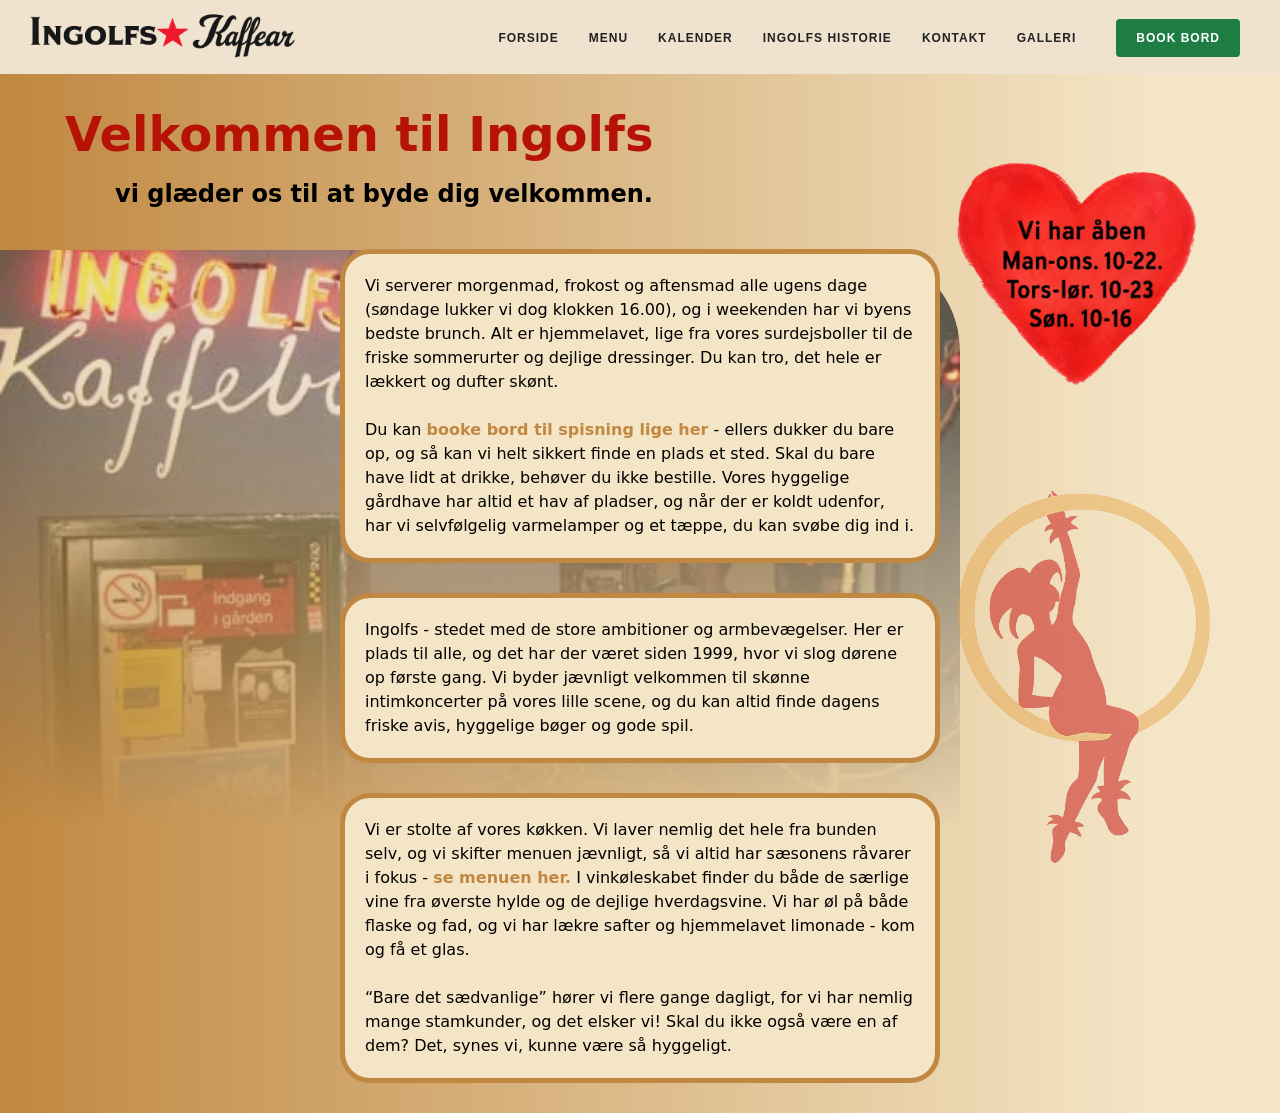
<file: index.html>
<!DOCTYPE html>
<html lang="da">

<head>
    <meta charset="UTF-8">
    <meta name="viewport" content="width=device-width, initial-scale=1.0">
    <title>Forside</title>
    <meta name="robots" content="noindex">
    <link rel="stylesheet" href="index.css">
</head>

<body>
    <header>

        <a class="logo" href="index.html"><img src="img/jens_img/logo.webp" logo"></a>
        <!-- <a class="logo" href="index.html"><img src="img/jens_img/logo.webp" logo"></a>

        <nav>
            <ul class="menu">
                <li><a href="index.html">FORSIDE</a></li>
                <li><a href="menu.html">MENU</a></li>
                <li><a href="kalender.html">KALENDER</a></li>
                <li><a href="historie.html">INGOLFS HISTORIE</a></li>
                <li><a href="kontakt.html">KONTAKT</a></li>
                <li><a href="galleri.html">GALLERI</a></li>
            </ul>
            <div class="button">
                <a href="https://ingolfskaffebar.superbexperience.com/reserve/experience">BOOK BORD</a>
            </div>
        </nav> -->

        <nav>

            <div class="burger-menu">
                <span></span>
                <span></span>
                <span></span>
            </div>

            <ul class="menu">
                <li><a href="index.html">FORSIDE</a></li>
                <li><a href="menu.html">MENU</a></li>
                <li><a href="kalender.html">KALENDER</a></li>
                <li><a href="historie.html">INGOLFS HISTORIE</a></li>
                <li><a href="kontakt.html">KONTAKT</a></li>
                <li><a href="galleri.html">GALLERI</a></li>
            </ul>
            <div class="button">
                <a href="https://ingolfskaffebar.superbexperience.com/reserve/experience">BOOK BORD</a>
            </div>
        </nav>
    </header>

    <main>
        <img class="image1" src="img/jens_img/frontdoor_night.webp" alt="frontdoor night">

        <H1 class="fadeOut">
            Velkommen til Ingolfs
        </H1>
        <h2 class="fadeOut">
            vi glæder os til at byde dig velkommen.
        </h2>
        <div class="text_box">
            <p>Vi serverer morgenmad, frokost og aftensmad alle ugens dage (søndage lukker vi dog klokken 16.00), og i
                weekenden har vi
                byens bedste brunch. Alt er hjemmelavet, lige fra vores surdejsboller til de friske sommerurter og
                dejlige
                dressinger.
                Du kan tro, det hele er lækkert og dufter skønt.</p>
            <br>
            <p>Du kan <a href="https://ingolfskaffebar.superbexperience.com/reserve/experience">booke bord til spisning
                    lige
                    her</a> - ellers dukker du bare op, og så kan vi helt sikkert finde en plads
                et sted.
                Skal du bare have lidt at drikke, behøver du ikke bestille. Vores hyggelige gårdhave har altid et hav af
                pladser, og når
                der er koldt udenfor, har vi selvfølgelig varmelamper og et tæppe, du kan svøbe dig ind i.</p>
        </div>

        <div class="text_box">
            <p>Ingolfs - stedet med de store ambitioner og armbevægelser. Her er plads til alle, og det har der været
                siden
                1999, hvor
                vi slog dørene op første gang. Vi byder jævnligt velkommen til skønne intimkoncerter på vores lille
                scene,
                og du kan
                altid finde dagens friske avis, hyggelige bøger og gode spil.</p>
        </div>

        <div class="text_box">
            <p>Vi er stolte af vores køkken. Vi laver nemlig det hele fra bunden selv, og vi skifter menuen jævnligt, så
                vi altid har
                sæsonens råvarer i fokus - <a href="menu.html"> se menuen her.</a> I vinkøleskabet finder du både de
                særlige vine fra øverste
                hylde og de dejlige
                hverdagsvine. Vi har øl på både flaske og fad, og vi har lækre safter og hjemmelavet limonade - kom og
                få et glas.</p>

            <br>

            <p>“Bare det sædvanlige” hører vi flere gange dagligt, for vi har nemlig mange stamkunder, og det elsker vi!
                Skal du ikke
                også være en af dem? Det, synes vi, kunne være så hyggeligt.</p>
        </div>

        <img class="hjerte" src="img/jens_img/hjertetext.webp" alt="hjerte">

        <img class="trapets" src="img/jens_img/trapets.webp" alt="trapets">
    </main>

    <footer>

    </footer>

</body>

</html>
</file>
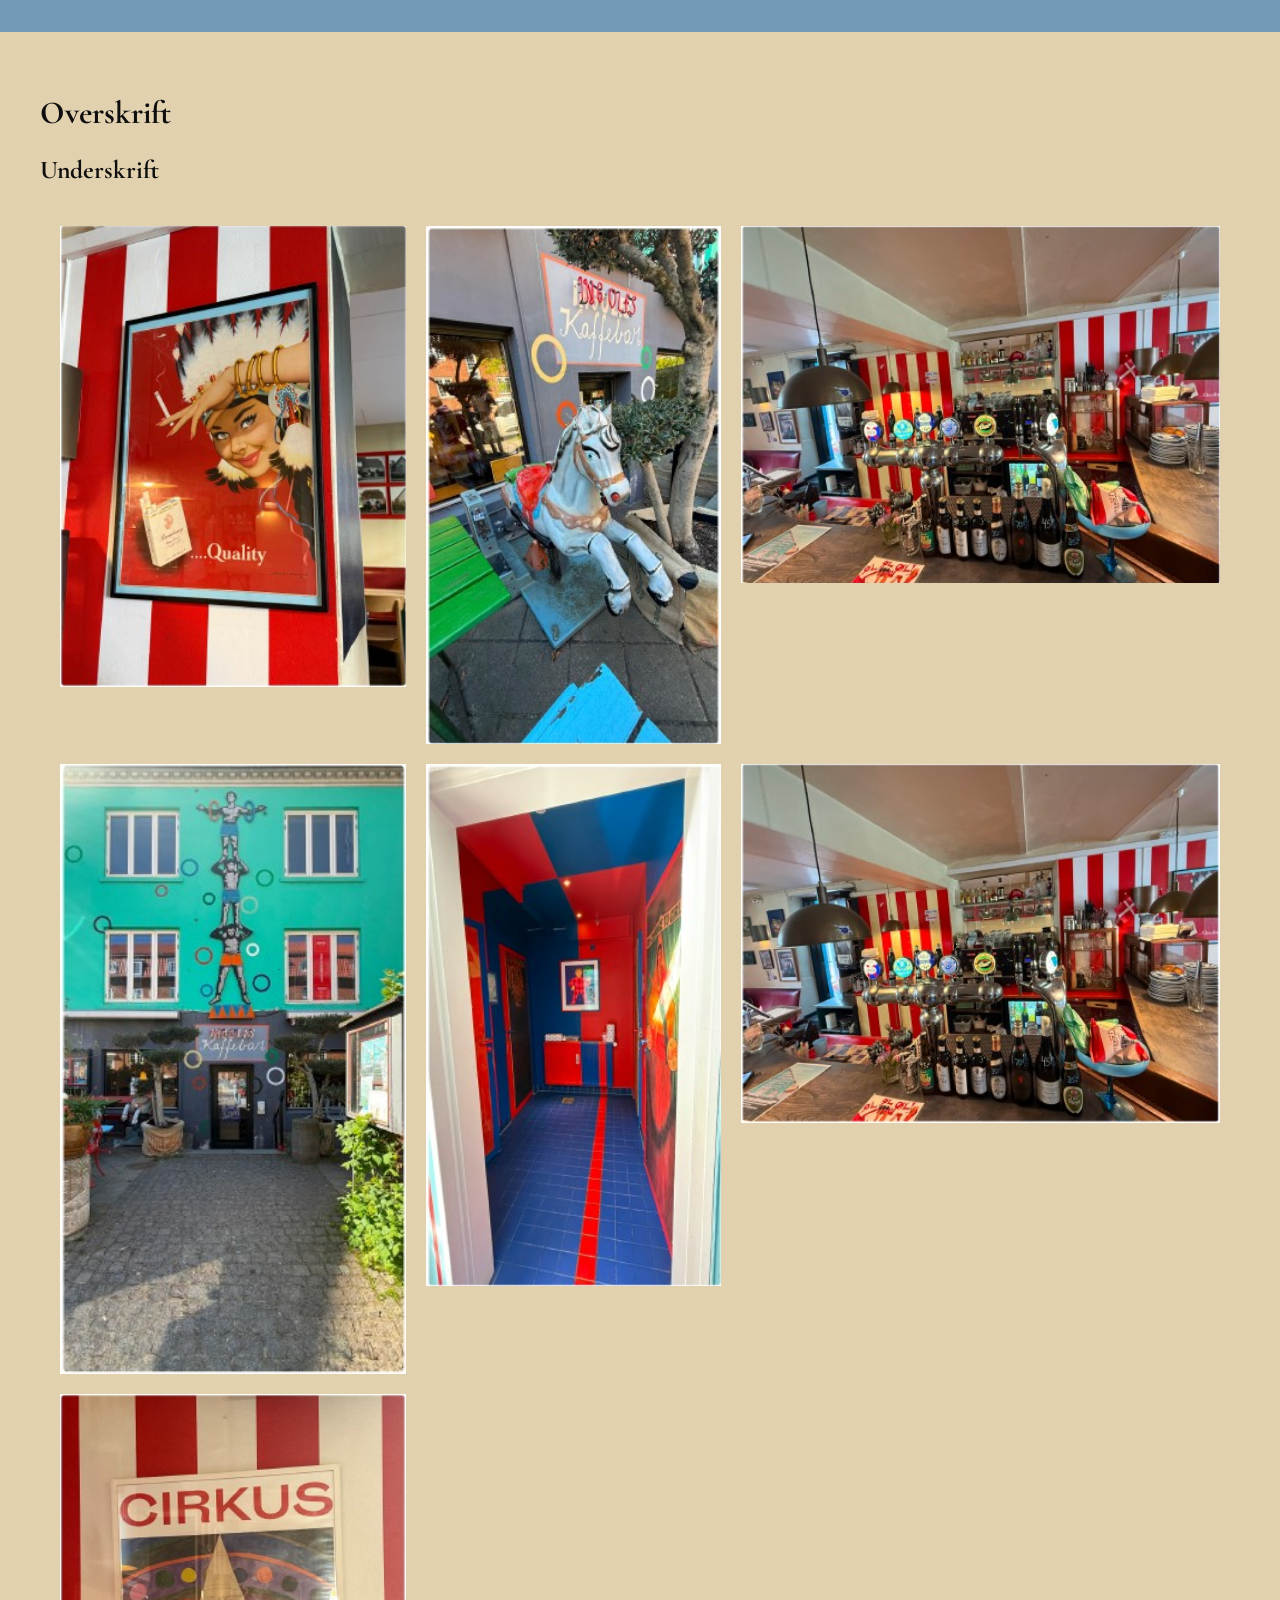
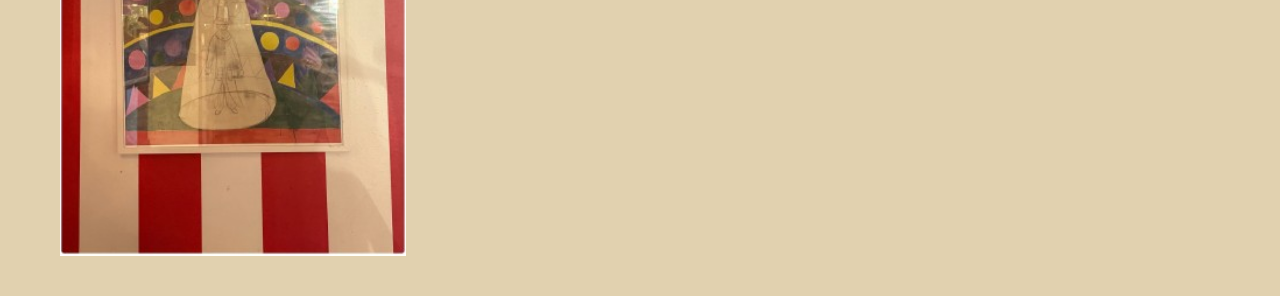
<file: galleri.html>
</html>

<!DOCTYPE html>
<html lang="da">

<head>
    <meta charset="utf-8">
    <meta name="viewport" content="width=device-width, initial-scale=1.0">
    <link rel="stylesheet" href="css/historie.css">
    <meta name="robots" content="noindex" />
    <link rel="preconnect" href="https://fonts.googleapis.com">
    <link rel="preconnect" href="https://fonts.gstatic.com" crossorigin>
    <link
        href="https://fonts.googleapis.com/css2?family=Cormorant+Garamond:ital,wght@0,300..700;1,300..700&family=Michroma&family=Pacifico&family=Unica+One&display=swap"
        rel="stylesheet">
    <title></title>
    <style>
        .container {
            display: grid;
            grid-template-columns: auto auto auto;

            padding: 10px;
        }

        .container div {
            border: 1px;
            padding: 10px;
            font-size: 30px;
            text-align: center;
        }
    </style>

</head>



<body>
    <header></header>
    <nav></nav>
    <main>
        <h1>Overskrift</h1>

        <h2>
            Underskrift</h2>


        <div class="parent">
            <div class="container">
                <div><img src="Img2/ingolf1-removebg-preview.png" alt="Ingolf 1"></div>
                <div><img src="Img2/ingolf2-removebg-preview.png" alt="Ingolf 2"></div>
                <div><img src="Img2/ingolf3-removebg-preview.png" alt="Ingolf 3"></div>
                <div><img src="Img2/ingolf4-removebg-preview.png" alt="Ingolf 4"></div>
                <div><img src="Img2/ingolf6-removebg-preview.png" alt="Ingolf 6"></div>
                <div><img src="Img2/ingolf7-removebg-preview.png" alt="Ingolf 7"></div>
                <div><img src="Img2/ingolf8-removebg-preview.png" alt="Ingolf 8"></div>
            </div>

</body>



<footer></footer>
</file>
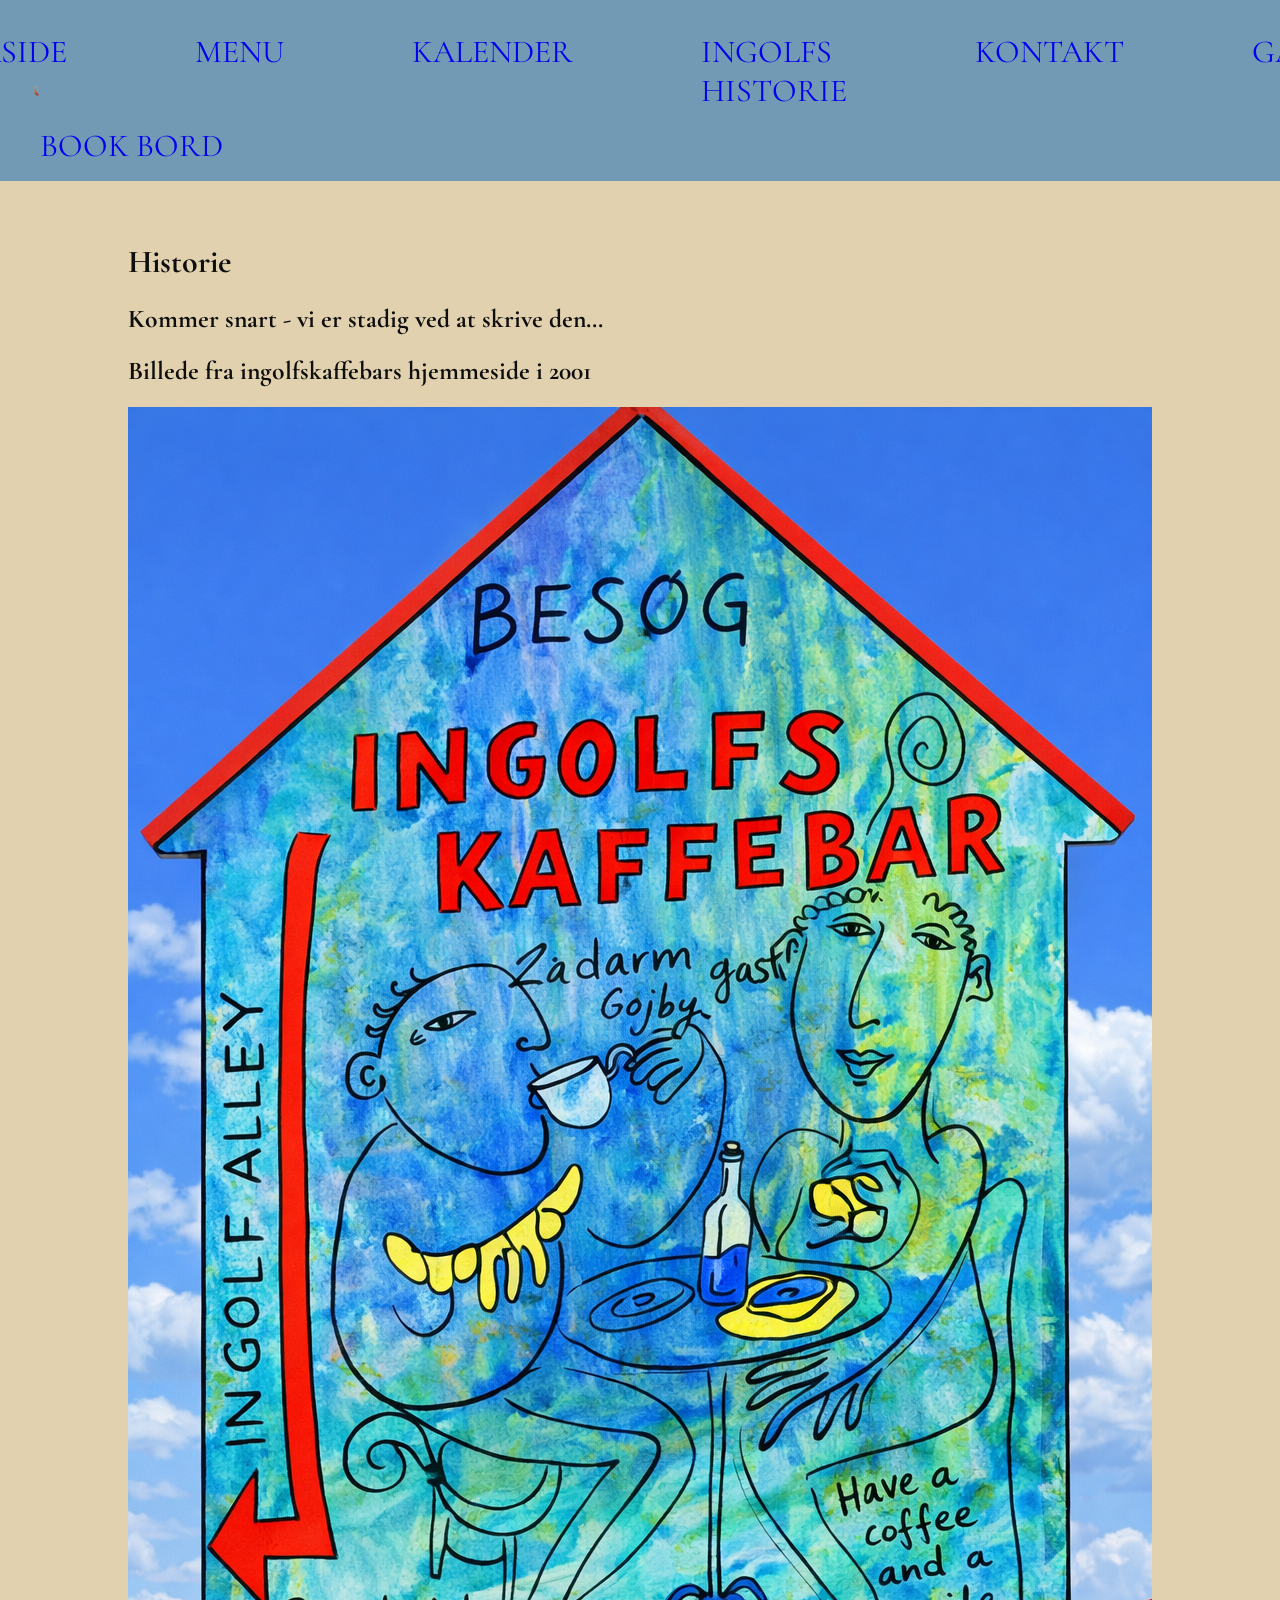
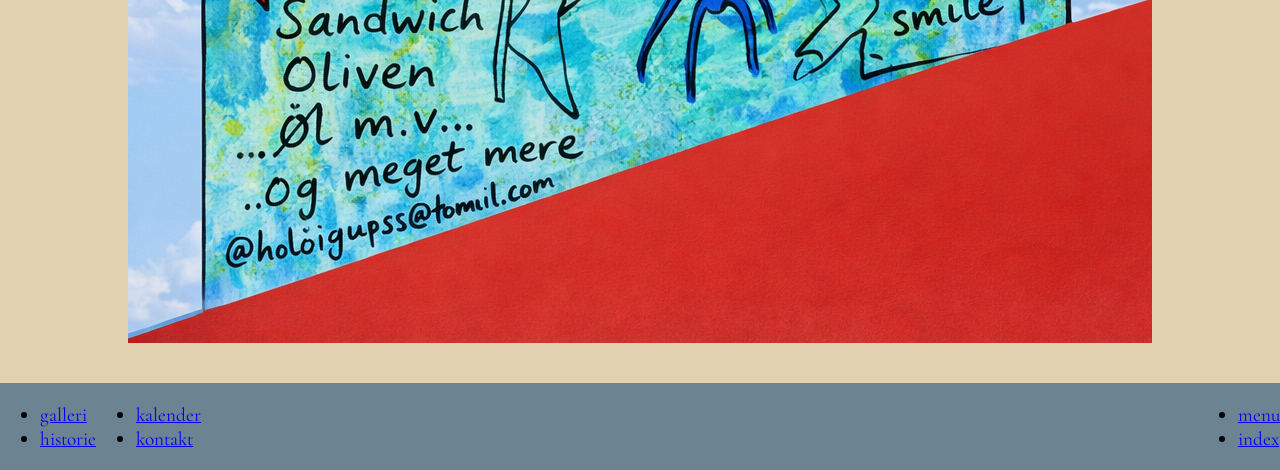
<file: historie.html>
</html>

<!DOCTYPE html>
<html lang="da">

<!DOCTYPE html>
<html lang="da">

<head>
    <meta charset="utf-8">
    <meta name="viewport" content="width=device-width, initial-scale=1.0">
    <link rel="stylesheet" href="css/historie.css">
    <meta name="robots" content="noindex" />
    <link rel="preconnect" href="https://fonts.googleapis.com">
    <link rel="preconnect" href="https://fonts.gstatic.com" crossorigin>
    <link
        href="https://fonts.googleapis.com/css2?family=Cormorant+Garamond:ital,wght@0,300..700;1,300..700&family=Michroma&family=Pacifico&family=Unica+One&display=swap"
        rel="stylesheet">
    <title></title>

</head>



<body>

    <header>
        <div>
            <a href="index.html"><img src="front page.svg" alt="logo" class="logo"></a>
        </div>

        <nav>
            <ul class="menu">
                <li><a href="index.html">FORSIDE</a></li>
                <li><a href="menu.html">MENU</a></li>
                <li><a href="kalender.html">KALENDER</a></li>
                <li><a href="historie.html">INGOLFS HISTORIE</a></li>
                <li><a href="kontakt.html">KONTAKT</a></li>
                <li><a href="galleri.html">GALLERI</a></li>
            </ul>
            <div class="button">
                <a href="https://ingolfskaffebar.superbexperience.com/reserve/experience">BOOK BORD</a>
            </div>
        </nav>
    </header>
    <main>
        <h1>Historie</h1>

        <h2>
            Kommer snart - vi er stadig ved at skrive den...


        </h2>

        <h2>
            Billede fra ingolfskaffebars hjemmeside i 2001
        </h2>

        <img src="Img2/besogingolfs_2026.png" alt="besog">
    </main>


</body>


<footer>
    <ul>
        <li><a href="galleri.html">galleri</a></li>
        <li><a href="historie.html">historie</a></li>

    </ul>
    <ul>
        <li><a href="kalender.html">kalender</a></li>
        <li><a href="kontakt.html">kontakt</a></li>

    </ul>
    <ul>
        <li><a href="menu.html">menu</a></li>
        <li><a href="index.html">index</a></li>

    </ul>
</footer>
</file>
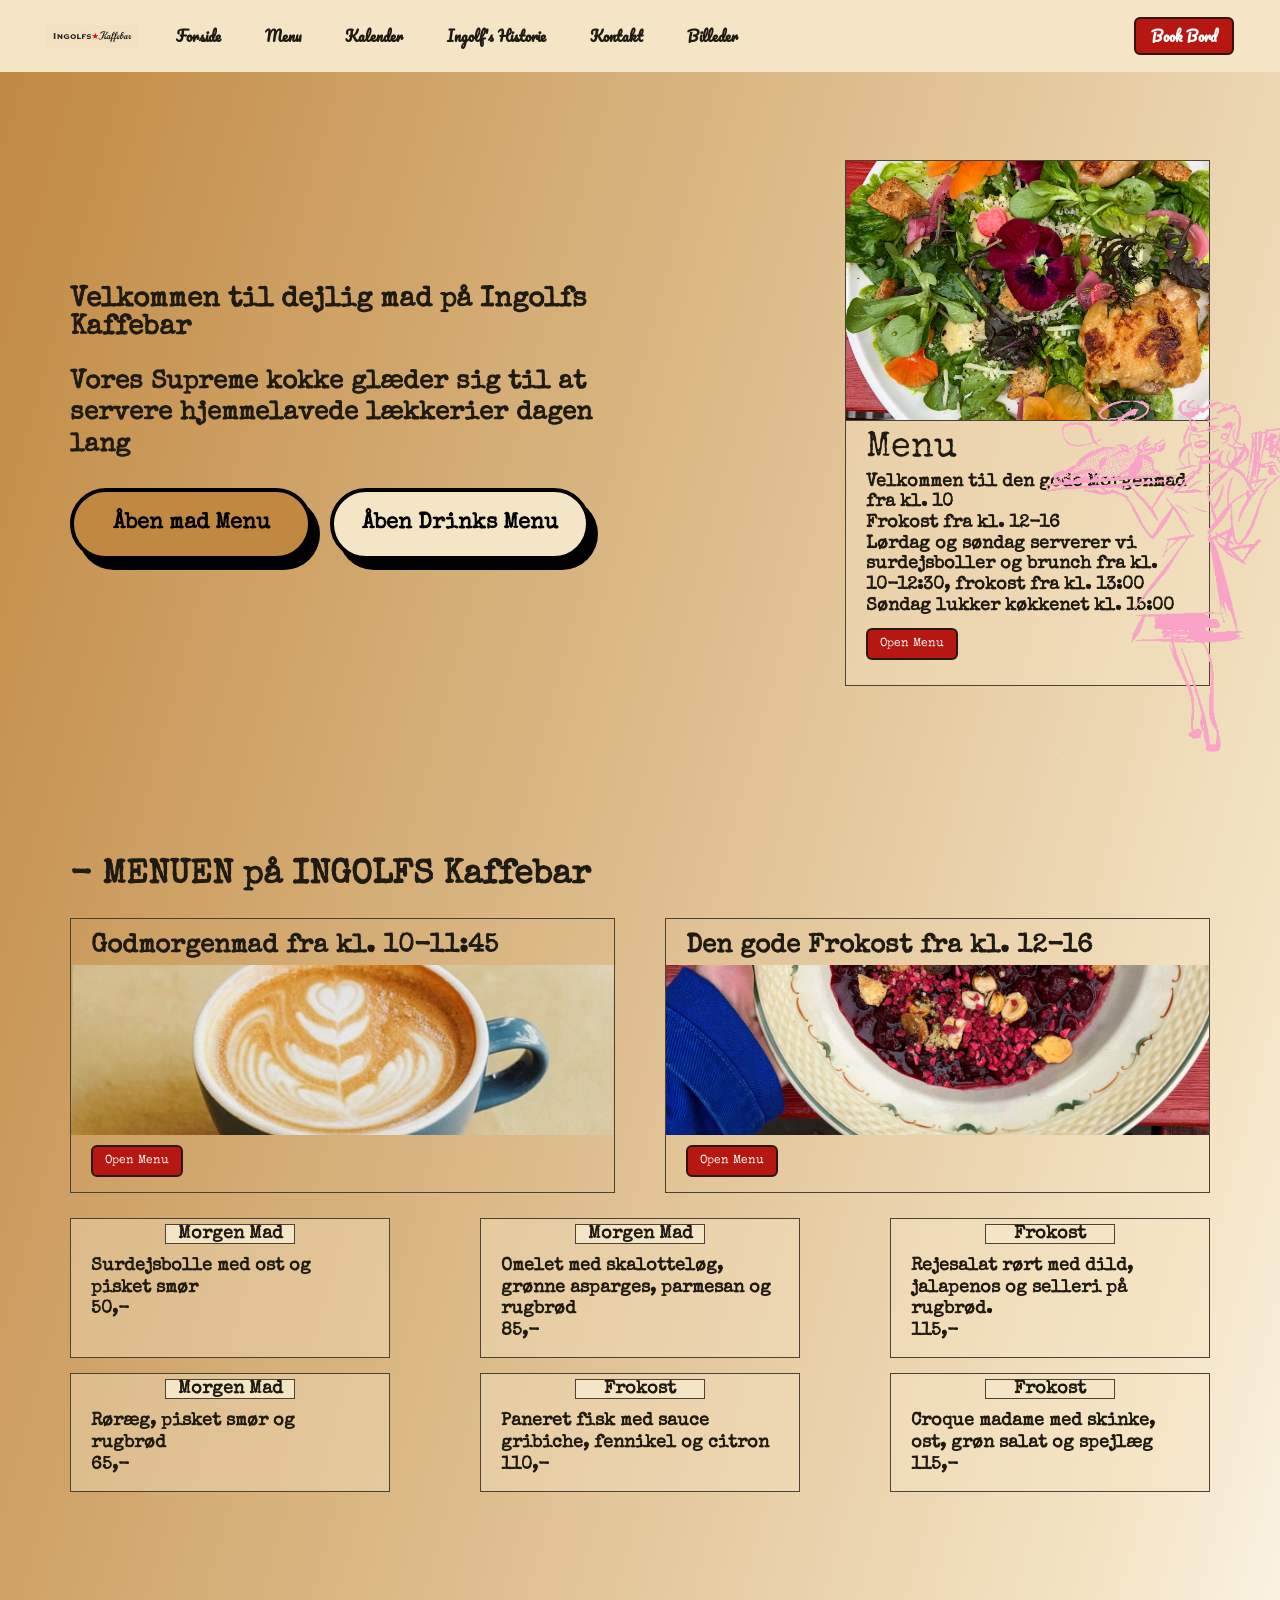
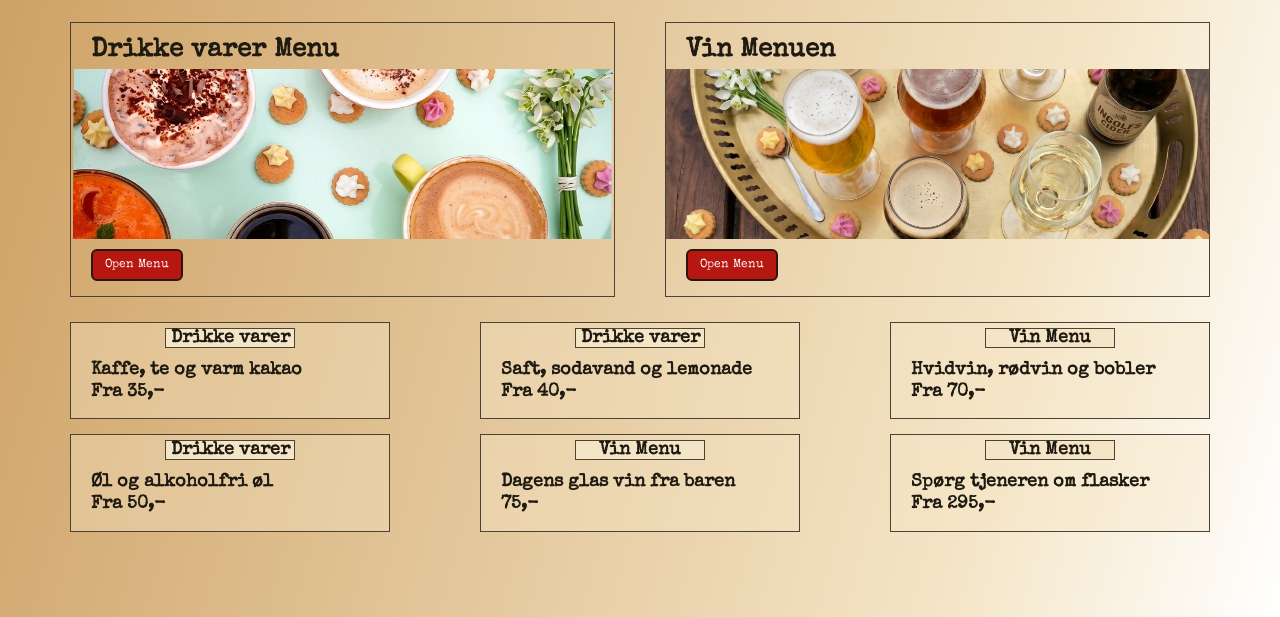
<file: Menu.html>
<!DOCTYPE html>
<html lang="da">

<head>
    <meta charset="UTF-8">
    <meta name="viewport" content="width=device-width, initial-scale=1.0">
    <title>Menu</title>
    <link rel="stylesheet" href="style.css">
    <link rel="stylesheet" href="menu.css">
</head>

<body>
    <header>
        <nav class="site-menu" aria-label="Hovedmenu">
            <a class="site-logo" href="index.html" aria-label="Forside">
                <img src="imgs/lOGO.webp" alt="Ingolfs Kaffebar logo">
            </a>
            <ul class="menu-links">
                <li><a href="index.html">Forside</a></li>
                <li><a href="Menu.html">Menu</a></li>
                <li><a href="kalender.html">Kalender</a></li>
                <li><a href="historie.html">Ingolf's Historie</a></li>
                <li><a href="kontakt.html">Kontakt</a></li>
                <li><a href="billeder.html">Billeder</a></li>
            </ul>
            <a class="book-button" href="Book.html">Book Bord</a>
        </nav>
    </header>

    <main class="menu-side">
        <section class="to-kolonner start-menu">
            <div class="menu-tekst">
                <h1>Velkommen til dejlig mad på Ingolfs Kaffebar</h1>
                <p>
                    Vores Supreme kokke glæder sig til at servere
                    hjemmelavede lækkerier dagen lang
                </p>
                <div class="menu-knapper">
                    <a class="mad-knap" href="#mad">Åben mad Menu</a>
                    <a class="drikke-knap" href="#drikke">Åben Drinks Menu</a>
                </div>
            </div>

            <div class="menu-hojre">
                <div class="stort-menu-kort">
                    <img class="mad-billede" src="imgs/kyllingmad.webp" alt="Mad på en tallerken">
                    <div class="kort-tekst">
                        <h2>Menu</h2>
                        <p>Velkommen til den gode Morgenmad fra kl. 10</p>
                        <p>Frokost fra kl. 12-16</p>
                        <p>Lørdag og søndag serverer vi surdejsboller og brunch fra kl. 10-12:30, frokost fra kl. 13:00
                        </p>
                        <p>Søndag lukker køkkenet kl. 15:00</p>
                        <a class="lille-knap" href="#mad">Open Menu</a>
                    </div>
                </div>

                <img class="tjener-billede" src="imgs/tjener_background.webp" alt="">
            </div>
        </section>

        <section id="mad">
            <h2>- MENUEN på INGOLFS Kaffebar</h2>

            <div class="menu-billeder">
                <div class="menu-billede-kort">
                    <h3>Godmorgenmad fra kl. 10-11:45</h3>
                    <img src="imgs/caffekop.webp" alt="Morgenmad hos Ingolfs Kaffebar">
                    <a class="lille-knap" href="#mad">Open Menu</a>
                </div>

                <div class="menu-billede-kort">
                    <h3>Den gode Frokost fra kl. 12-16</h3>
                    <img src="imgs/tallerkernmad.webp" alt="Frokost hos Ingolfs Kaffebar">
                    <a class="lille-knap" href="#mad">Open Menu</a>
                </div>
            </div>

            <div class="retter-grid">
                <div class="ret-kort">
                    <h3>Morgen Mad</h3>
                    <p>Surdejsbolle med ost og pisket smør</p>
                    <p>50,-</p>
                </div>

                <div class="ret-kort">
                    <h3>Morgen Mad</h3>
                    <p>Omelet med skalotteløg, grønne asparges, parmesan og rugbrød</p>
                    <p>85,-</p>
                </div>

                <div class="ret-kort">
                    <h3>Frokost</h3>
                    <p>Rejesalat rørt med dild, jalapenos og selleri på rugbrød.</p>
                    <p>115,-</p>
                </div>

                <div class="ret-kort">
                    <h3>Morgen Mad</h3>
                    <p>Røræg, pisket smør og rugbrød</p>
                    <p>65,-</p>
                </div>

                <div class="ret-kort">
                    <h3>Frokost</h3>
                    <p>Paneret fisk med sauce gribiche, fennikel og citron</p>
                    <p>110,-</p>
                </div>

                <div class="ret-kort">
                    <h3>Frokost</h3>
                    <p>Croque madame med skinke, ost, grøn salat og spejlæg</p>
                    <p>115,-</p>
                </div>
            </div>
        </section>

        <section id="drikke">
            <div class="menu-billeder">
                <div class="menu-billede-kort">
                    <h3>Drikke varer Menu</h3>
                    <img src="imgs/drikkevare.webp" alt="Drikkevarer hos Ingolfs Kaffebar">
                    <a class="lille-knap" href="#drikke">Open Menu</a>
                </div>

                <div class="menu-billede-kort" id="vin">
                    <h3>Vin Menuen</h3>
                    <img src="imgs/vindrinks.webp" alt="Vin hos Ingolfs Kaffebar">
                    <a class="lille-knap" href="#vin">Open Menu</a>
                </div>
            </div>

            <div class="retter-grid">
                <div class="ret-kort">
                    <h3>Drikke varer</h3>
                    <p>Kaffe, te og varm kakao</p>
                    <p>Fra 35,-</p>
                </div>

                <div class="ret-kort">
                    <h3>Drikke varer</h3>
                    <p>Saft, sodavand og lemonade</p>
                    <p>Fra 40,-</p>
                </div>

                <div class="ret-kort">
                    <h3>Vin Menu</h3>
                    <p>Hvidvin, rødvin og bobler</p>
                    <p>Fra 70,-</p>
                </div>

                <div class="ret-kort">
                    <h3>Drikke varer</h3>
                    <p>Øl og alkoholfri øl</p>
                    <p>Fra 50,-</p>
                </div>

                <div class="ret-kort">
                    <h3>Vin Menu</h3>
                    <p>Dagens glas vin fra baren</p>
                    <p>75,-</p>
                </div>

                <div class="ret-kort">
                    <h3>Vin Menu</h3>
                    <p>Spørg tjeneren om flasker</p>
                    <p>Fra 295,-</p>
                </div>
            </div>
        </section>
    </main>
</body>

</html>
</file>
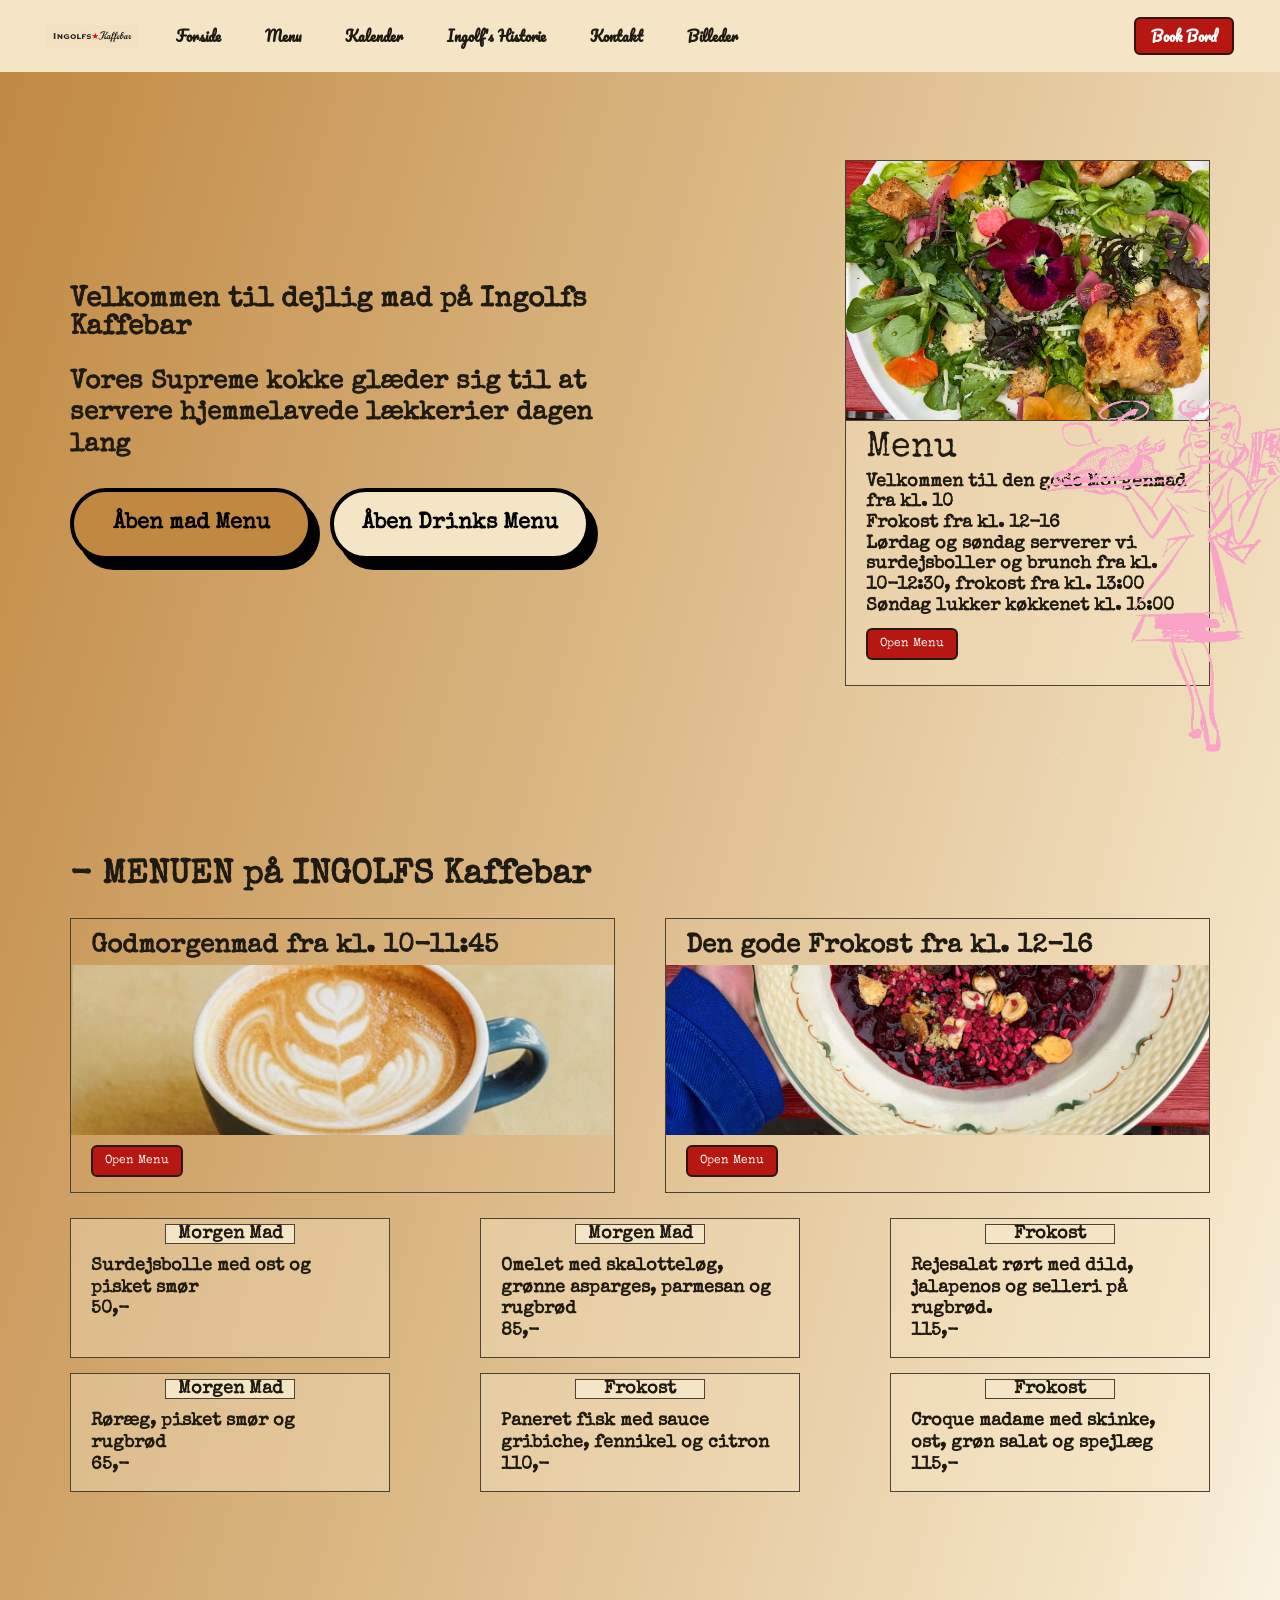
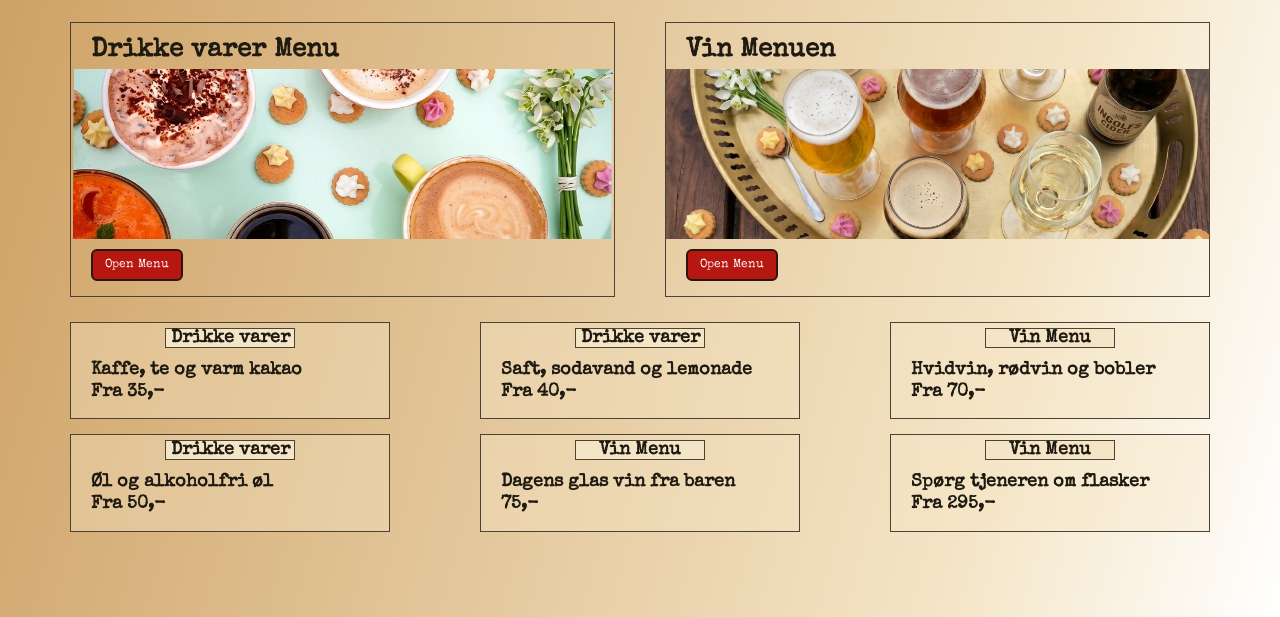
<file: menu.html>
<!DOCTYPE html>
<html lang="da">

<head>
    <meta charset="UTF-8">
    <meta name="viewport" content="width=device-width, initial-scale=1.0">
    <title>Menu</title>
    <link rel="stylesheet" href="style.css">
    <link rel="stylesheet" href="menu.css">
</head>

<body>
    <header>
        <nav class="site-menu" aria-label="Hovedmenu">
            <a class="site-logo" href="index.html" aria-label="Forside">
                <img src="imgs/lOGO.webp" alt="Ingolfs Kaffebar logo">
            </a>
            <ul class="menu-links">
                <li><a href="index.html">Forside</a></li>
                <li><a href="menu.html">Menu</a></li>
                <li><a href="kalender.html">Kalender</a></li>
                <li><a href="historie.html">Ingolf's Historie</a></li>
                <li><a href="kontakt.html">Kontakt</a></li>
                <li><a href="billeder.html">Billeder</a></li>
            </ul>
            <a class="book-button" href="Book.html">Book Bord</a>
        </nav>
    </header>

    <main class="menu-side">
        <section class="to-kolonner start-menu">
            <div class="menu-tekst">
                <h1>Velkommen til dejlig mad på Ingolfs Kaffebar</h1>
                <p>
                    Vores Supreme kokke glæder sig til at servere
                    hjemmelavede lækkerier dagen lang
                </p>
                <div class="menu-knapper">
                    <a class="mad-knap" href="#mad">Åben mad Menu</a>
                    <a class="drikke-knap" href="#drikke">Åben Drinks Menu</a>
                </div>
            </div>

            <div class="menu-hojre">
                <div class="stort-menu-kort">
                    <img class="mad-billede" src="imgs/kyllingmad.webp" alt="Mad på en tallerken">
                    <div class="kort-tekst">
                        <h2>Menu</h2>
                        <p>Velkommen til den gode Morgenmad fra kl. 10</p>
                        <p>Frokost fra kl. 12-16</p>
                        <p>Lørdag og søndag serverer vi surdejsboller og brunch fra kl. 10-12:30, frokost fra kl. 13:00
                        </p>
                        <p>Søndag lukker køkkenet kl. 15:00</p>
                        <a class="lille-knap" href="#mad">Open Menu</a>
                    </div>
                </div>

                <img class="tjener-billede" src="imgs/tjener_background.webp" alt="">
            </div>
        </section>

        <section id="mad">
            <h2>- MENUEN på INGOLFS Kaffebar</h2>

            <div class="menu-billeder">
                <div class="menu-billede-kort">
                    <h3>Godmorgenmad fra kl. 10-11:45</h3>
                    <img src="imgs/caffekop.webp" alt="Morgenmad hos Ingolfs Kaffebar">
                    <a class="lille-knap" href="#mad">Open Menu</a>
                </div>

                <div class="menu-billede-kort">
                    <h3>Den gode Frokost fra kl. 12-16</h3>
                    <img src="imgs/tallerkernmad.webp" alt="Frokost hos Ingolfs Kaffebar">
                    <a class="lille-knap" href="#mad">Open Menu</a>
                </div>
            </div>

            <div class="retter-grid">
                <div class="ret-kort">
                    <h3>Morgen Mad</h3>
                    <p>Surdejsbolle med ost og pisket smør</p>
                    <p>50,-</p>
                </div>

                <div class="ret-kort">
                    <h3>Morgen Mad</h3>
                    <p>Omelet med skalotteløg, grønne asparges, parmesan og rugbrød</p>
                    <p>85,-</p>
                </div>

                <div class="ret-kort">
                    <h3>Frokost</h3>
                    <p>Rejesalat rørt med dild, jalapenos og selleri på rugbrød.</p>
                    <p>115,-</p>
                </div>

                <div class="ret-kort">
                    <h3>Morgen Mad</h3>
                    <p>Røræg, pisket smør og rugbrød</p>
                    <p>65,-</p>
                </div>

                <div class="ret-kort">
                    <h3>Frokost</h3>
                    <p>Paneret fisk med sauce gribiche, fennikel og citron</p>
                    <p>110,-</p>
                </div>

                <div class="ret-kort">
                    <h3>Frokost</h3>
                    <p>Croque madame med skinke, ost, grøn salat og spejlæg</p>
                    <p>115,-</p>
                </div>
            </div>
        </section>

        <section id="drikke">
            <div class="menu-billeder">
                <div class="menu-billede-kort">
                    <h3>Drikke varer Menu</h3>
                    <img src="imgs/drikkevare.webp" alt="Drikkevarer hos Ingolfs Kaffebar">
                    <a class="lille-knap" href="#drikke">Open Menu</a>
                </div>

                <div class="menu-billede-kort" id="vin">
                    <h3>Vin Menuen</h3>
                    <img src="imgs/vindrinks.webp" alt="Vin hos Ingolfs Kaffebar">
                    <a class="lille-knap" href="#vin">Open Menu</a>
                </div>
            </div>

            <div class="retter-grid">
                <div class="ret-kort">
                    <h3>Drikke varer</h3>
                    <p>Kaffe, te og varm kakao</p>
                    <p>Fra 35,-</p>
                </div>

                <div class="ret-kort">
                    <h3>Drikke varer</h3>
                    <p>Saft, sodavand og lemonade</p>
                    <p>Fra 40,-</p>
                </div>

                <div class="ret-kort">
                    <h3>Vin Menu</h3>
                    <p>Hvidvin, rødvin og bobler</p>
                    <p>Fra 70,-</p>
                </div>

                <div class="ret-kort">
                    <h3>Drikke varer</h3>
                    <p>Øl og alkoholfri øl</p>
                    <p>Fra 50,-</p>
                </div>

                <div class="ret-kort">
                    <h3>Vin Menu</h3>
                    <p>Dagens glas vin fra baren</p>
                    <p>75,-</p>
                </div>

                <div class="ret-kort">
                    <h3>Vin Menu</h3>
                    <p>Spørg tjeneren om flasker</p>
                    <p>Fra 295,-</p>
                </div>
            </div>
        </section>
    </main>
</body>

</html>
</file>
<file: index.css>
/************************************ Reset ************************************/

*,
::before,
::after {
  box-sizing: border-box;
  margin: 0;
  padding: 0;
}

html {
  interpolate-size: allow-keywords;
  font-family: system-ui, sans-serif;
  line-height: 1.5;
  -webkit-font-smoothing: antialiased;
}

h1,
h2 {
  line-height: 1.25;
}

p,
li {
  text-wrap: pretty;
}

img,
svg {
  display: block;
  width: 100%;
  height: auto;
}

label {
  display: block;
}

input,
button,
textarea,
select {
  font: inherit;
  color: inherit;
  background-color: transparent;
  font-size: max(1em, 16px);
}

textarea {
  resize: none;
  min-height: 4lh;
}

legend {
  padding: 0;
}

select,
::picker(select) {
  appearance: base-select;
}

/**************** Header ****************/
/* header {
  display: flex;
  height: 90px;
  align-items: center;
  justify-content: right;
  background-color: #f4e5c6;
  position: sticky;
  top: 0;
}

nav {
  display: flex;
  align-items: center;
}

.menu {
  display: flex;
  list-style: none;
  margin-right: 20px;
  gap: 10px;
}

.menu li a {
  text-decoration: none;
  background-color: rgb(58, 58, 58);
  margin: 5px;
  padding: 10px;
  border-radius: 20px;
  color: #e09d49;
  font-size: 1rem;
  font-weight: bold;
  transition: 0.2s;
}

.menu li a:hover {
  background-color: #c08841;
  color: rgb(58, 58, 58);
}

.button {
  margin-right: 30px;
}

.button a {
  padding: 8px;
  border-radius: 12px;
  display: inline-block;
  background-color: #bc3333;
  text-decoration: none;
  color: white;
  font-weight: bold;
  font-size: 1.1rem;
  margin-left: 15px;
  transition: 0.2s;
}

.button a:hover {
  background-color: #5b1818;
} */

/* .logo {
  width: 400px;
  position: fixed;
  left: 10px;
  margin-top: 10px;
} */

/*^******************* Header 2 ***********************/
header {
  padding: 25px 40px;
  position: sticky;
  top: 0;
  z-index: 7;

  background-color: #efe2cf;

  font-family: Arial, sans-serif;
  overflow-x: hidden;
}

/* NAVBAR */

nav {
  width: 100%;
  display: flex;
  justify-content: space-between;

  align-items: center;
}

/* LOGO */

.logo a {
  text-decoration: none;

  color: black;

  font-size: 20px;

  font-weight: bold;

  letter-spacing: 2px;
}

/* MENU */

.menu {
  display: flex;
  gap: 30px;
  list-style: none;

  margin-left: auto;
  margin-right: 40px;
}

.menu a {
  text-decoration: none;

  color: #222;

  font-size: 12px;

  letter-spacing: 1px;

  transition: 0.3s;
}

.menu a:hover {
  color: #b62020;
}

/* BUTTON */

.button a {
  text-decoration: none;

  background: #1d7d43;

  color: white;

  padding: 12px 20px;

  font-size: 12px;

  letter-spacing: 1px;

  border-radius: 4px;

  transition: 0.3s;
}

.button a:hover {
  background: #14552d;
}

.logo {
  width: 300px;
  position: fixed;
  left: 10px;
  margin-top: -85px;
  z-index: 9;
}

/************************************ Text ************************************/
h1 {
  margin-top: 30px;
  font-size: 3rem;
  color: #b61205;
}

h2 {
  margin-top: 15px;
  margin-bottom: 40px;
  margin-left: 50px;
}

a {
  text-decoration: none;
  font-weight: bold;
  color: #c08841;
}

a:hover {
  color: black;
}

/************************************ Body ************************************/

body {
  background-image: linear-gradient(to right, #c08841, #f4e5c6 90%);
}

/************************************ Main ************************************/

main {
  max-width: 1150px;
  margin-inline: auto;
}

/************************************ Text box ************************************/

.text_box {
  max-width: 600px;
  margin-inline: auto;
  margin-block: 30px;
  padding: 20px;
  background-color: #f4e5c6;
  border: 5px solid #c08841;
  border-radius: 30px;
}

/************************************ image ************************************/

.image1 {
  width: 75%;
  max-width: none;
  margin-inline: auto;
  position: absolute;
  z-index: -1;
  opacity: 70%;
  top: 250px;
  left: 0;
  border-top-right-radius: 100px;

  -webkit-mask-image: linear-gradient(to bottom, black 20%, transparent);
  mask-image: linear-gradient(to bottom, black 20%, transparent);
}

.hjerte {
  position: fixed;
  width: 250px;
  right: 80px;
  top: 150px;
}

.trapets {
  position: absolute;
  width: 600px;
  right: -100px;
  top: 400px;
  z-index: -1;
  opacity: 50%;
}

.fadeOut {
  animation: effekt ease-out both;
  animation-timeline: scroll();
  animation-range: 0 15%;
}

@keyframes effekt {
  from {
    opacity: 100%;
  }
  to {
    opacity: 0%;
  }
}
</file>
<file: css/historie.css>
.cormorant-garamond {
  font-family: "Cormorant Garamond", serif;
  font-optical-sizing: auto;
}

h1 {
  font-size: 2rem;
  font-family: "Cormorant Garamond", serif;
}

p {
  font-size: 1.2rem;
  color: light-dark(#0e0e0e, #f2f2f2);

  overflow-wrap: break-word;
  hyphens: auto;
  text-wrap: pretty;
  max-width: 65ch;
  font-family: "Cormorant Garamond", serif;
}

h2 {
  font-size: 1.6rem;
  font-family: "Cormorant Garamond", serif;
  color: light-dark(#0e0e0e, #f2f2f2);
}

body {
  /* push footer to bottom */
  display: flex;
  flex-direction: column;
  margin: 0;
  background-color: light-dark(#e1d1af, #414858);
}

body {
  height: 100%;
  overscroll-behavior: none;
}

main {
  display: block;
  width: fit-content;
  max-width: 100%;
  margin: 20px auto 20px;
  padding: 20px;
  color: var(--light-purple-color);

  /* push footer to bottom */
  flex: 1 0 auto;
}

nav {
  background-color: var(--light-brown-color);

  color: light-dark(#0e0e0e, #f2f2f2);
}
nav .search {
  display: none;
  font-size: 1.4rem;
}

nav ul li {
  display: inline;
}
nav ul li input {
  display: inline;
}
nav ul {
  /* padding-inline-start: 0;*/
  display: flex;

  justify-content: center;
  gap: 8rem;
}
nav a {
  font-size: 2rem;
  text-decoration: none;
  font-family: "Cormorant Garamond", serif;
}

header {
  display: flex;
  justify-content: center;
  height: fit-content;
  align-items: center;
  padding-inline: 2rem;
  padding-block: 1rem;
  background-color: light-dark(#739ab4, #739ab4);
}

img {
  height: auto;
  width: 100%;
}

footer {
  display: grid;
  grid-template-columns: 1fr minmax(300px, 1200px) 1fr;
  background-color: light-dark(#6c8392, #739ab4);
  font-size: 1.2rem;
  text-decoration: none;
  font-family: "Cormorant Garamond", serif;
}

header {
  grid-row: 1;
  display: grid;
  grid-template-columns: 1fr minmax(300px, 1200px) 1fr;
}

html {
  --primary: light-dark(#a8c7a3, #41613b);
}

h1 {
  color: light-dark(#0e0e0e, #f2f2f2);
}

html {
  color-scheme: light dark;
  --color-heading: light-dark(#6c8392, #739ab4);
  --color-text: light-dark(#0e0e0e, #f2f2f2);
  --color-bg: light-dark(#e1d1af, #414858);

  background: var(--color-bg);
  color: var(--color-brand);
}

html.light {
  color-scheme: light;
}
html.dark {
  color-scheme: dark;
}
</file>
<file: style.css>
@import url("https://fonts.googleapis.com/css2?family=Pacifico&family=Special+Elite&display=swap");

:root {
  --color-page-gradient-start: #c08841;
  --color-page-gradient-end: #f4e5c6;
  --color-white: #ffffff;
  --color-text: #1f1a12;
  --color-card-border: #4b4236;
  --color-card-bg: rgb(244 229 198 / 0.38);
  --color-button-bg: #b61710;
  --color-button-bg-hover: #9f120d;
  --color-button-border: #2c160f;
  --font-pacifico: "Pacifico", cursive;
  --font-typewriter: "American Typewriter", "Special Elite", serif;
}

* {
  box-sizing: border-box;
}

body {
  min-height: 100vh;
  margin: 0;
  color: var(--color-text);
  font-family: var(--font-typewriter);
  background: linear-gradient(105deg, var(--color-page-gradient-start) 0%, var(--color-page-gradient-end) 82%, var(--color-white) 100%);
}

img {
  max-width: 100%;
}

.site-menu {
  min-height: 72px;
  padding: 0 46px;
  background: var(--color-page-gradient-end);
  display: flex;
  align-items: center;
  gap: 38px;
}

.site-logo {
  display: inline-flex;
  align-items: center;
  flex: 0 0 auto;
}

.site-logo img {
  display: block;
  width: 92px;
  height: auto;
}

.menu-links {
  flex: 1;
  margin: 0;
  padding: 0;
  list-style: none;
  display: flex;
  align-items: center;
  justify-content: flex-start;
  gap: 44px;
}

.menu-links a,
.book-button {
  color: var(--color-text);
  font-size: 14px;
  font-weight: 700;
  text-decoration: none;
  font-family: var(--font-pacifico);
}

.book-button {
  color: var(--color-white);
  background: var(--color-button-bg);
  border: 2px solid var(--color-button-border);
  border-radius: 6px;
  line-height: 1;
  text-decoration: none;
  white-space: nowrap;
}

.book-button {
  padding: 10px 15px;
  font-size: 14px;
  font-weight: 700;
}

.menu-links a:hover,
.menu-links a:focus-visible {
  text-decoration: underline;
}

.book-button:hover,
.book-button:focus-visible {
  background: var(--color-button-bg-hover);
}

@media (max-width: 960px) {
  .site-menu {
    padding: 18px 28px;
    align-items: flex-start;
    flex-wrap: wrap;
    gap: 18px 28px;
  }

  .menu-links {
    order: 3;
    flex-basis: 100%;
    flex-wrap: wrap;
    gap: 18px 28px;
  }
}

@media (max-width: 760px) {
  .site-logo img {
    width: 76px;
  }
}
</file>
<file: menu.css>
.menu-side {
  width: 100%;
  margin: 0 auto;
  padding: 0;
}

.menu-side section {
  padding: 45px 70px;
  margin-bottom: 40px;
}

.start-menu {
  min-height: 78vh;
}

.to-kolonner {
  display: grid;
  grid-template-columns: 1fr 1fr;
  gap: 50px;
  align-items: center;
}

.menu-side h1 {
  margin: 0 0 20px;
  font-size: 28px;
}

.menu-side h2 {
  margin: 0 0 25px;
  font-size: 34px;
}

.menu-side h3 {
  margin: 0 0 15px;
  font-size: 24px;
}

.menu-side p {
  font-size: 18px;
  line-height: 1.5;
}

.menu-tekst p {
  max-width: 620px;
  font-size: 26px;
  font-weight: 700;
  line-height: 1.2;
}

.menu-knapper {
  display: grid;
  grid-template-columns: 1fr 1fr;
  gap: 18px;
  max-width: 520px;
}

.menu-knapper a {
  display: inline-flex;
  align-items: center;
  justify-content: center;
  min-height: 72px;
  padding: 0 28px;
  color: #000000;
  font-size: 22px;
  font-weight: 800;
  line-height: 1;
  text-align: center;
  text-decoration: none;
  border: 4px solid #000000;
  border-radius: 999px;
  box-shadow: 8px 10px 0 #000000;
  white-space: nowrap;
  transition: transform 180ms ease, box-shadow 180ms ease, background-color 180ms ease;
}

.mad-knap {
  background-color: var(--color-page-gradient-start);
}

.drikke-knap {
  background-color: var(--color-page-gradient-end);
}

.menu-knapper a:hover,
.menu-knapper a:focus-visible {
  transform: translateY(-4px);
  box-shadow: 10px 14px 0 #000000;
}

.mad-knap:hover,
.mad-knap:focus-visible {
  background-color: #d49a4a;
}

.drikke-knap:hover,
.drikke-knap:focus-visible {
  background-color: #fff1d1;
}

.menu-hojre {
  position: relative;
  margin-left: 180px;
}

.stort-menu-kort {
  background-color: var(--color-card-bg);
  border: 1px solid var(--color-card-border);
}

.mad-billede {
  display: block;
  width: 100%;
  height: 260px;
  object-fit: cover;
  object-position: center center;
  border-bottom: 1px solid var(--color-card-border);
}

.kort-tekst {
  padding: 10px 20px 25px;
}

.kort-tekst h2 {
  margin: 0 0 5px;
  font-size: 36px;
  font-weight: 400;
}

.kort-tekst p {
  margin: 0;
  font-size: 18px;
  font-weight: 700;
  line-height: 1.15;
}

.lille-knap {
  display: inline-block;
  margin-top: 12px;
  padding: 8px 12px;
  color: var(--color-white);
  font-size: 12px;
  text-decoration: none;
  background-color: var(--color-button-bg);
  border: 2px solid var(--color-button-border);
  border-radius: 6px;
}

.tjener-billede {
  position: absolute;
  right: -90px;
  bottom: -70px;
  width: 260px;
}

.menu-kort {
  padding: 25px;
  background-color: var(--color-card-bg);
  border: 1px solid var(--color-card-border);
}

.menu-billeder {
  display: grid;
  grid-template-columns: 1fr 1fr;
  gap: 50px;
  margin-bottom: 25px;
}

.menu-billede-kort {
  border: 1px solid var(--color-card-border);
}

.menu-billede-kort h3 {
  margin: 15px 20px 5px;
  font-size: 26px;
}

.menu-billede-kort img {
  display: block;
  width: 100%;
  height: 170px;
  object-fit: cover;
}

.menu-billede-kort .lille-knap {
  margin: 10px 20px 15px;
}

.retter-grid {
  display: grid;
  grid-template-columns: 1fr 1fr 1fr;
  gap: 15px 90px;
}

.ret-kort {
  padding: 15px 20px;
  background-color: var(--color-card-bg);
  border: 1px solid var(--color-card-border);
}

.ret-kort h3 {
  width: 130px;
  margin: -10px auto 12px;
  text-align: center;
  background-color: var(--color-page-gradient-end);
  border: 1px solid var(--color-card-border);
  font-size: 18px;
}

.ret-kort p {
  margin: 0;
  font-size: 18px;
  font-weight: 700;
  line-height: 1.2;
}

.menu-billede {
  display: block;
  width: 100%;
  max-height: 650px;
  object-fit: cover;
  border: 1px solid var(--color-card-border);
}

@media (max-width: 760px) {
  .menu-side {
    padding: 0;
  }

  .menu-side section {
    padding: 35px 20px;
  }

  .to-kolonner,
  .menu-billeder,
  .retter-grid {
    grid-template-columns: 1fr;
  }

  .tjener-billede {
    display: none;
  }

  .menu-knapper {
    margin-top: 30px;
  }

  .menu-knapper a {
    width: 100%;
    min-height: 64px;
    font-size: 20px;
  }

  .menu-hojre {
    margin-left: 0;
  }

  .menu-tekst p {
    font-size: 21px;
  }

  .menu-side h1 {
    font-size: 25px;
  }

  .menu-side h2 {
    font-size: 28px;
  }
}
</file>
